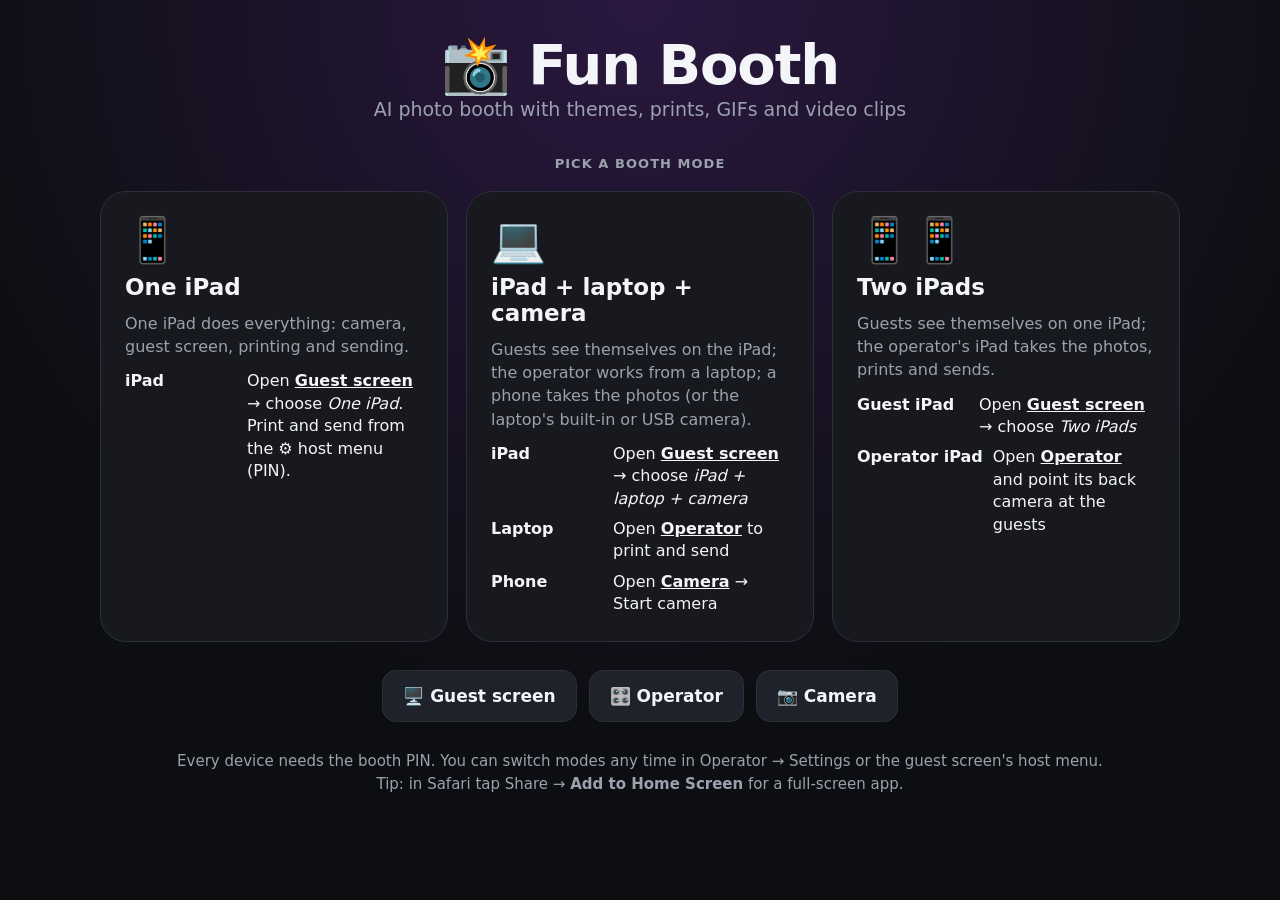
<file: static/index.html>
<!doctype html>
<html lang="en">
<head>
  <meta charset="utf-8">
  <meta name="viewport" content="width=device-width, initial-scale=1, viewport-fit=cover">
  <meta name="theme-color" content="#0d0e12">
  <link rel="apple-touch-icon" href="/static/icon-180.png">
  <link rel="icon" href="/static/icon-180.png">
  <title>Fun Booth</title>
  <link rel="stylesheet" href="/static/app.css">
  <style>
    body { min-height: 100dvh; padding: 32px 16px; background: radial-gradient(circle at 50% 0%, #2a1840, var(--bg) 65%); }
    .wrap { width: min(1080px, 100%); margin: 0 auto; display: grid; gap: 28px; text-align: center; }
    h1 { margin: 0; font-size: clamp(36px, 6vw, 56px); letter-spacing: -.02em; }
    .lead { margin: 0; color: var(--muted); font-size: 19px; }
    h2.section { margin: 8px 0 -8px; font-size: 13px; text-transform: uppercase; letter-spacing: .08em; color: var(--muted); }
    .modes { display: grid; grid-template-columns: repeat(auto-fit, minmax(280px, 1fr)); gap: 18px; text-align: left; }
    .mode { display: grid; gap: 12px; align-content: start; padding: 26px 24px; border-radius: 26px; background: var(--panel); border: 1px solid var(--line); }
    .mode .e { font-size: 44px; line-height: 1; }
    .mode h3 { margin: 0; font-size: 23px; }
    .mode p { margin: 0; color: var(--muted); line-height: 1.45; }
    .steps { margin: 0; padding: 0; list-style: none; display: grid; gap: 8px; }
    .steps li { display: flex; gap: 10px; align-items: baseline; line-height: 1.4; }
    .steps b { flex: none; min-width: 112px; }
    .steps a { color: var(--text); font-weight: 700; }
    .pages { display: flex; flex-wrap: wrap; gap: 12px; justify-content: center; }
    .pages .btn { text-decoration: none; }
    .tip { color: var(--muted); font-size: 15px; line-height: 1.5; margin: 0; }
  </style>
</head>
<body>
  <main class="wrap">
    <div>
      <h1>📸 Fun Booth</h1>
      <p class="lead">AI photo booth with themes, prints, GIFs and video clips</p>
    </div>

    <h2 class="section">Pick a booth mode</h2>
    <div class="modes">
      <section class="mode">
        <div class="e">📱</div>
        <h3>One iPad</h3>
        <p>One iPad does everything: camera, guest screen, printing and sending.</p>
        <ol class="steps">
          <li><b>iPad</b><span>Open <a href="/display">Guest screen</a> → choose <i>One iPad</i>. Print and send from the ⚙︎ host menu (PIN).</span></li>
        </ol>
      </section>
      <section class="mode">
        <div class="e">💻</div>
        <h3>iPad + laptop + camera</h3>
        <p>Guests see themselves on the iPad; the operator works from a laptop; a phone takes the photos (or the laptop's built-in or USB camera).</p>
        <ol class="steps">
          <li><b>iPad</b><span>Open <a href="/display">Guest screen</a> → choose <i>iPad + laptop + camera</i></span></li>
          <li><b>Laptop</b><span>Open <a href="/operator">Operator</a> to print and send</span></li>
          <li><b>Phone</b><span>Open <a href="/camera">Camera</a> → Start camera</span></li>
        </ol>
      </section>
      <section class="mode">
        <div class="e">📱📱</div>
        <h3>Two iPads</h3>
        <p>Guests see themselves on one iPad; the operator's iPad takes the photos, prints and sends.</p>
        <ol class="steps">
          <li><b>Guest iPad</b><span>Open <a href="/display">Guest screen</a> → choose <i>Two iPads</i></span></li>
          <li><b>Operator iPad</b><span>Open <a href="/operator">Operator</a> and point its back camera at the guests</span></li>
        </ol>
      </section>
    </div>

    <div class="pages">
      <a class="btn" href="/display">🖥️ Guest screen</a>
      <a class="btn" href="/operator">🎛️ Operator</a>
      <a class="btn" href="/camera">📷 Camera</a>
    </div>
    <p class="tip">Every device needs the booth PIN. You can switch modes any time in Operator → Settings or the guest screen's host menu.<br>
    Tip: in Safari tap Share → <b>Add to Home Screen</b> for a full-screen app.</p>
  </main>
</body>
</html>
</file>
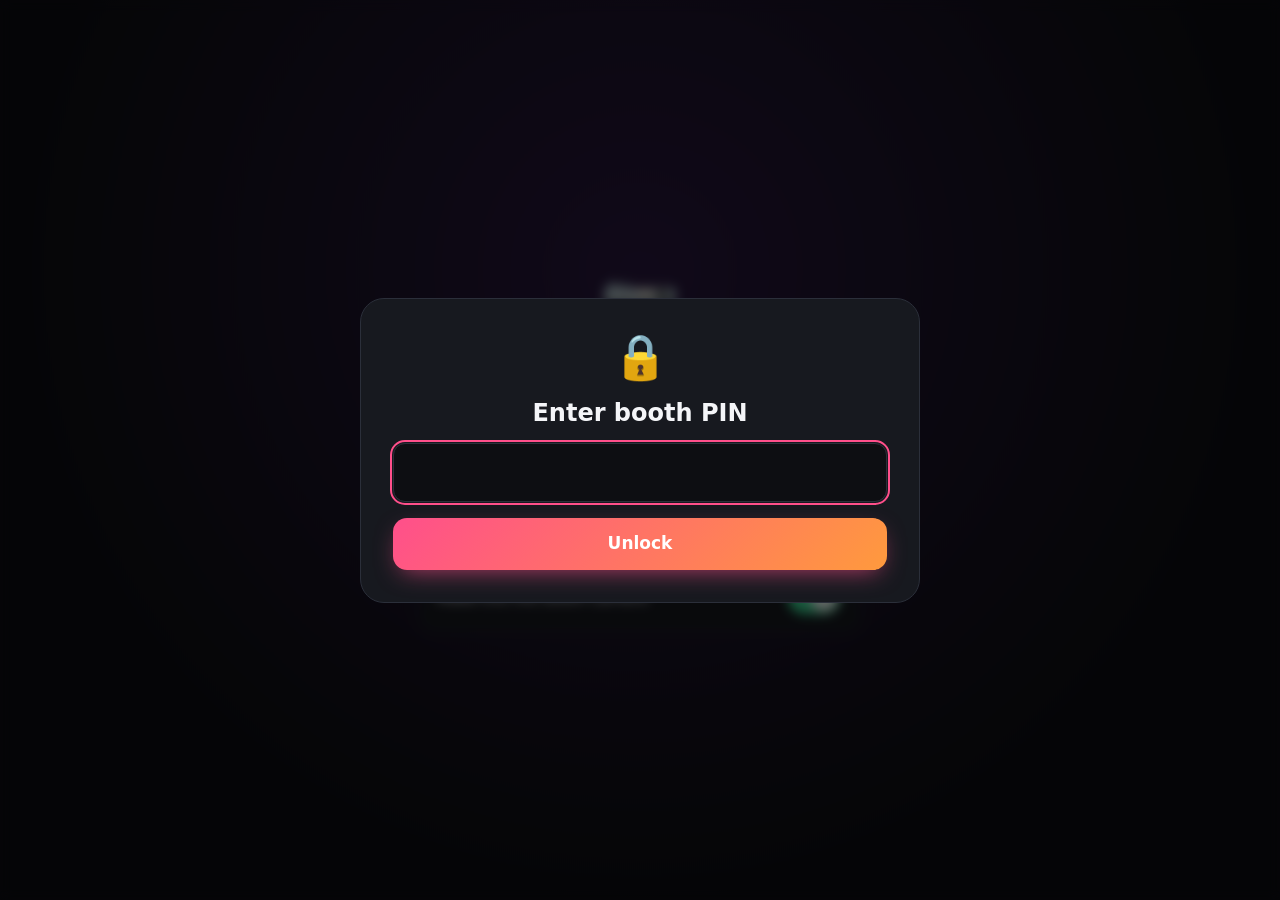
<file: static/camera.html>
<!doctype html>
<html lang="en">
<head>
  <meta charset="utf-8">
  <meta name="viewport" content="width=device-width, initial-scale=1, viewport-fit=cover, user-scalable=no">
  <meta name="apple-mobile-web-app-capable" content="yes">
  <meta name="mobile-web-app-capable" content="yes">
  <meta name="apple-mobile-web-app-status-bar-style" content="black-translucent">
  <meta name="apple-mobile-web-app-title" content="Booth Camera">
  <meta name="theme-color" content="#000000">
  <link rel="manifest" href="/static/camera.webmanifest">
  <link rel="apple-touch-icon" href="/static/icon-180.png">
  <link rel="icon" href="/static/icon-180.png">
  <title>Fun Booth · Camera</title>
  <link rel="stylesheet" href="/static/app.css">
  <link rel="stylesheet" href="/static/camera.css">
</head>
<body class="camera-page" data-phase="idle">
  <main class="c-stage">
    <div class="c-frame">
      <video id="video" playsinline muted autoplay></video>
      <div class="fb-guide" id="guide" hidden></div>
      <div class="c-count" id="count"></div>
      <div class="c-flash" id="flash"></div>
      <div class="c-overlay" id="overlay">
        <div class="spinner"></div>
        <div id="overlay-text">Sent! Creating the photo…</div>
      </div>
    </div>
    <div class="c-rotate">↻ Turn sideways for landscape photos</div>
  </main>

  <header class="c-top">
    <span class="dot" id="conn"></span>
    <span class="c-status" id="status">Connecting…</span>
    <span class="c-theme" id="theme"></span>
  </header>

  <footer class="c-bottom">
    <button class="c-round" id="flip" aria-label="Switch camera">🔄</button>
    <button class="c-shutter" id="shutter" aria-label="Take photo"><span></span></button>
    <button class="c-round" id="lock" aria-label="Lock">🔒</button>
  </footer>

  <div class="c-start" id="start">
    <div class="c-start-card">
      <div class="c-start-emoji">📷</div>
      <h1>Booth camera</h1>
      <p>Use this phone, iPad or laptop as the booth camera. Guests see the live view on the display iPad.</p>
      <button class="btn btn-primary btn-big" id="start-btn">Start camera</button>
      <label class="switch c-make-active">Make this the booth camera <input type="checkbox" id="make-active" checked></label>
    </div>
  </div>

  <script type="module" src="/static/camera.js"></script>
</body>
</html>
</file>
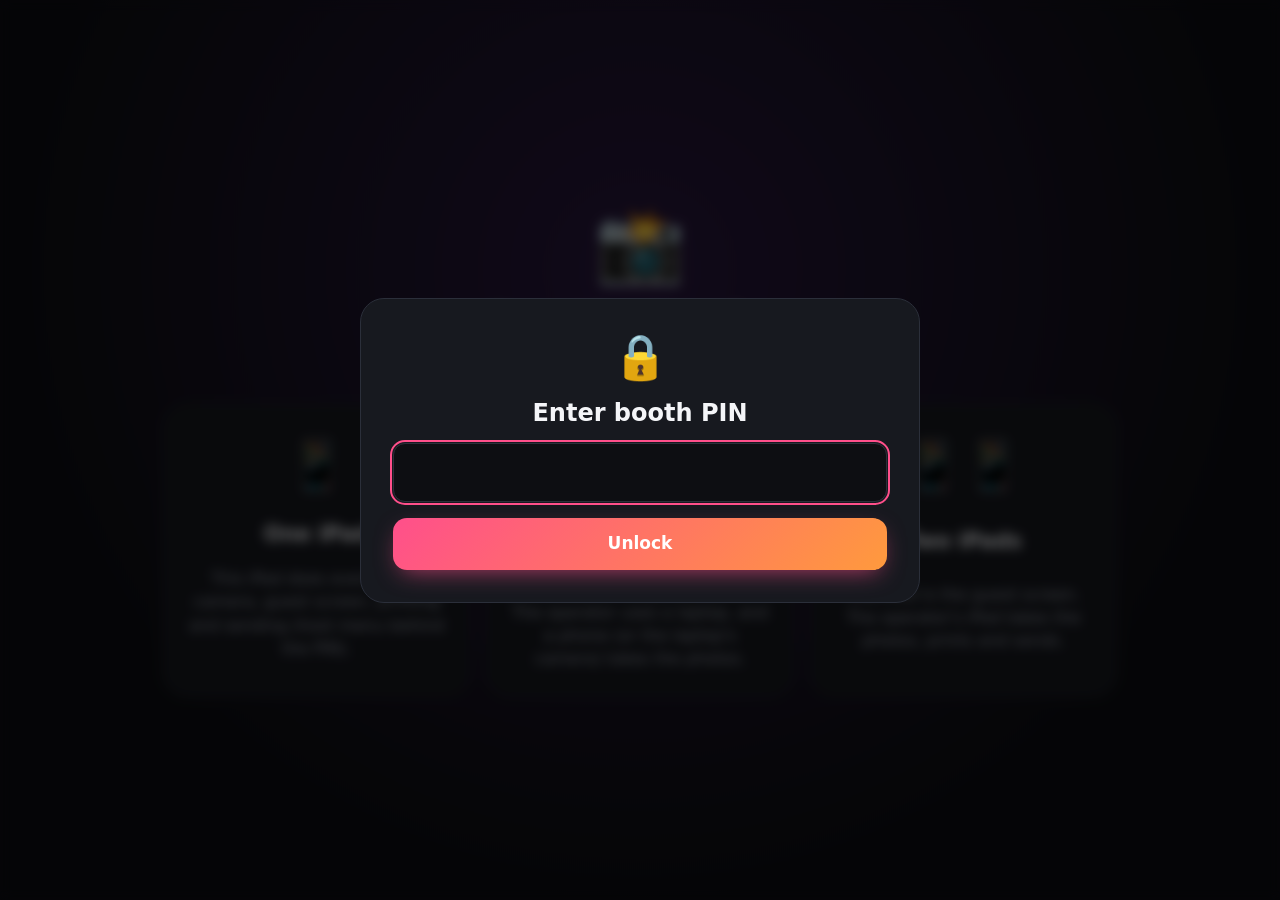
<file: static/display.html>
<!doctype html>
<html lang="en">
<head>
  <meta charset="utf-8">
  <meta name="viewport" content="width=device-width, initial-scale=1, viewport-fit=cover, user-scalable=no">
  <meta name="apple-mobile-web-app-capable" content="yes">
  <meta name="mobile-web-app-capable" content="yes">
  <meta name="apple-mobile-web-app-status-bar-style" content="black-translucent">
  <meta name="apple-mobile-web-app-title" content="Booth Display">
  <meta name="theme-color" content="#0d0e12">
  <link rel="manifest" href="/static/display.webmanifest">
  <link rel="apple-touch-icon" href="/static/icon-180.png">
  <link rel="icon" href="/static/icon-180.png">
  <title>Fun Booth · Display</title>
  <link rel="stylesheet" href="/static/app.css">
  <link rel="stylesheet" href="/static/display.css">
</head>
<body class="display" data-phase="idle" data-screen="choose">
  <div class="backdrop" aria-hidden="true"></div>

  <header class="d-top">
    <div class="d-event" id="event-name">Fun Booth</div>
    <div class="d-theme" id="theme-chip"><span id="theme-emoji"></span><span id="theme-name"></span></div>
  </header>

  <!-- Step 1: guests browse the themes -->
  <section class="d-choose">
    <div class="d-choose-head">
      <h1>Choose your theme</h1>
      <p>Swipe to see them all, then tap one</p>
      <div class="d-cats" id="cats" role="group" aria-label="Theme groups"></div>
    </div>
    <div class="d-carousel-wrap">
      <button class="d-arrow" id="prev" aria-label="Previous themes">‹</button>
      <div class="d-carousel" id="carousel"></div>
      <button class="d-arrow" id="next" aria-label="More themes">›</button>
    </div>
  </section>

  <!-- Step 2 onwards: live preview, countdown, creating, result -->
  <main class="d-main">
    <div class="d-stage">
      <div class="d-frame" id="frame">
        <video id="video" playsinline muted autoplay></video>
        <img id="remote" alt="">
        <img id="still" alt="">
        <video id="clip" muted loop playsinline></video>
        <img id="before" alt="">
        <div class="d-wipe"></div>
        <div class="d-attract" id="attract">
          <div class="d-attract-emoji" id="attract-emoji"></div>
          <div class="d-attract-title" id="attract-title"></div>
          <div class="d-attract-tag" id="attract-tag"></div>
        </div>
        <div class="fb-guide" id="guide" hidden></div>
        <div class="d-banner" id="banner">Strike a pose! 📸</div>
        <div class="d-count" id="count"></div>
        <div class="d-flash" id="flash"></div>
        <div class="d-processing">
          <div class="spinner"></div>
          <div class="d-proc-text" id="proc-text">Creating your magic…</div>
        </div>
        <div class="d-error">
          <div class="d-error-emoji">🙈</div>
          <div>Oops! Let's try that again.</div>
          <button class="btn btn-big d-btn-light" id="retry"><span class="ico">📸</span><span>Try again</span></button>
        </div>
      </div>
    </div>

    <aside class="d-side">
      <div class="d-side-title">Looking good! ✨</div>
      <p class="d-side-text" id="side-text">Ask the booth host to print or send your photo.</p>
      <div class="d-side-qr" id="side-qr" hidden>
        <img id="side-qr-img" alt="QR code to download your photo">
        <div class="d-side-qr-label">Scan to get your photo</div>
      </div>
      <p class="d-side-video" id="video-note" hidden>🎬 Making your video… stay for the show!</p>
      <button class="btn btn-big d-btn-light" id="play-clip" hidden><span class="ico">▶️</span><span>Watch your video</span></button>
      <button class="btn btn-big d-btn-light" id="again"><span class="ico">📸</span><span>Take another</span></button>
      <button class="btn btn-big d-btn-ghost" id="done"><span class="ico">✨</span><span>New theme</span></button>
    </aside>
  </main>

  <footer class="d-controls">
    <button class="btn btn-big d-btn-ghost" id="change-theme"><span class="ico">←</span><span>Change theme</span></button>
    <div class="d-framing" id="framing" role="group" aria-label="Framing">
      <button type="button" data-v="full"><span class="ico">🧍</span><span>Full body</span></button>
      <button type="button" data-v="face"><span class="ico">🙂</span><span>Face only</span></button>
    </div>
    <button class="btn btn-primary d-shoot" id="shoot"><span class="ico">📸</span><span id="shoot-label">Take my photo!</span></button>
  </footer>

  <!-- QR code the host sends to the guest screen -->
  <div class="d-qr-overlay" id="qr-overlay" hidden>
    <div class="d-qr-card">
      <div class="d-qr-title">Scan to get your photo</div>
      <div class="d-qr-row">
        <img class="d-qr-photo" id="qr-photo" alt="">
        <img class="d-qr" id="qr" alt="QR code to download your photo">
      </div>
      <div class="d-qr-hint">Point your phone camera at the code</div>
      <button class="btn btn-big btn-primary" id="qr-done">Done</button>
    </div>
  </div>

  <button class="d-gear" id="gear" aria-label="Host menu">⚙︎</button>
  <span class="dot d-conn" id="conn" title="Connection"></span>

  <div class="d-start" id="start">
    <div class="d-start-card">
      <div class="d-start-emoji">📸</div>
      <h1>Booth display</h1>
      <p>Pick the booth mode</p>
      <div class="d-start-options">
        <button class="d-start-option" data-mode="solo">
          <span class="e">📱</span><b>One iPad</b>
          <span>This iPad does everything: camera, guest screen, printing and sending (host menu behind the PIN).</span>
        </button>
        <button class="d-start-option" data-mode="laptop">
          <span class="e">💻</span><b>iPad + laptop + camera</b>
          <span>This iPad is the guest screen. The operator uses a laptop, and a phone (or the laptop's camera) takes the photos.</span>
        </button>
        <button class="d-start-option" data-mode="two_ipads">
          <span class="e">📱📱</span><b>Two iPads</b>
          <span>This iPad is the guest screen. The operator's iPad takes the photos, prints and sends.</span>
        </button>
      </div>
    </div>
  </div>

  <!-- Host menu: PIN-protected, so guests can't print or send -->
  <dialog id="host" class="d-host">
    <div class="d-host-body">
      <div class="d-host-head">
        <h2>Host menu</h2>
        <button class="btn btn-primary" id="host-close">Done</button>
      </div>
      <div class="d-host-main">
        <div class="d-host-photo">
          <img id="host-photo" alt="">
          <div class="d-host-empty" id="host-empty">No photos yet</div>
        </div>
        <div class="d-host-actions">
          <button class="btn btn-primary btn-big" id="host-print"><span class="ico">🖨️</span><span>Print</span></button>
          <button class="btn btn-big" id="host-airdrop"><span class="ico">📲</span><span>AirDrop</span></button>
          <button class="btn btn-big" id="host-qr"><span class="ico">🔳</span><span>Show QR to guest</span></button>
          <button class="btn btn-big" id="host-video"><span class="ico">🎬</span><span>Make video</span></button>
        </div>
      </div>
      <div class="d-host-section">
        <h3>Recent photos</h3>
        <div class="d-host-strip" id="host-strip"></div>
      </div>
      <div class="d-host-section">
        <h3>Booth mode</h3>
        <div class="segmented" id="host-mode">
          <button type="button" data-v="solo">One iPad</button>
          <button type="button" data-v="laptop">iPad + laptop + camera</button>
          <button type="button" data-v="two_ipads">Two iPads</button>
        </div>
        <div class="segmented" id="facing">
          <button type="button" data-v="user">Front camera</button>
          <button type="button" data-v="environment">Back camera</button>
        </div>
        <div class="d-host-row">
          <button class="btn" type="button" id="fullscreen">Full screen</button>
          <a class="btn" href="/operator">Operator controls</a>
          <button class="btn" type="button" id="forget">Lock this iPad</button>
        </div>
      </div>
    </div>
  </dialog>

  <div id="print-area"><img id="print-img" alt=""></div>

  <script type="module" src="/static/display.js"></script>
</body>
</html>
</file>
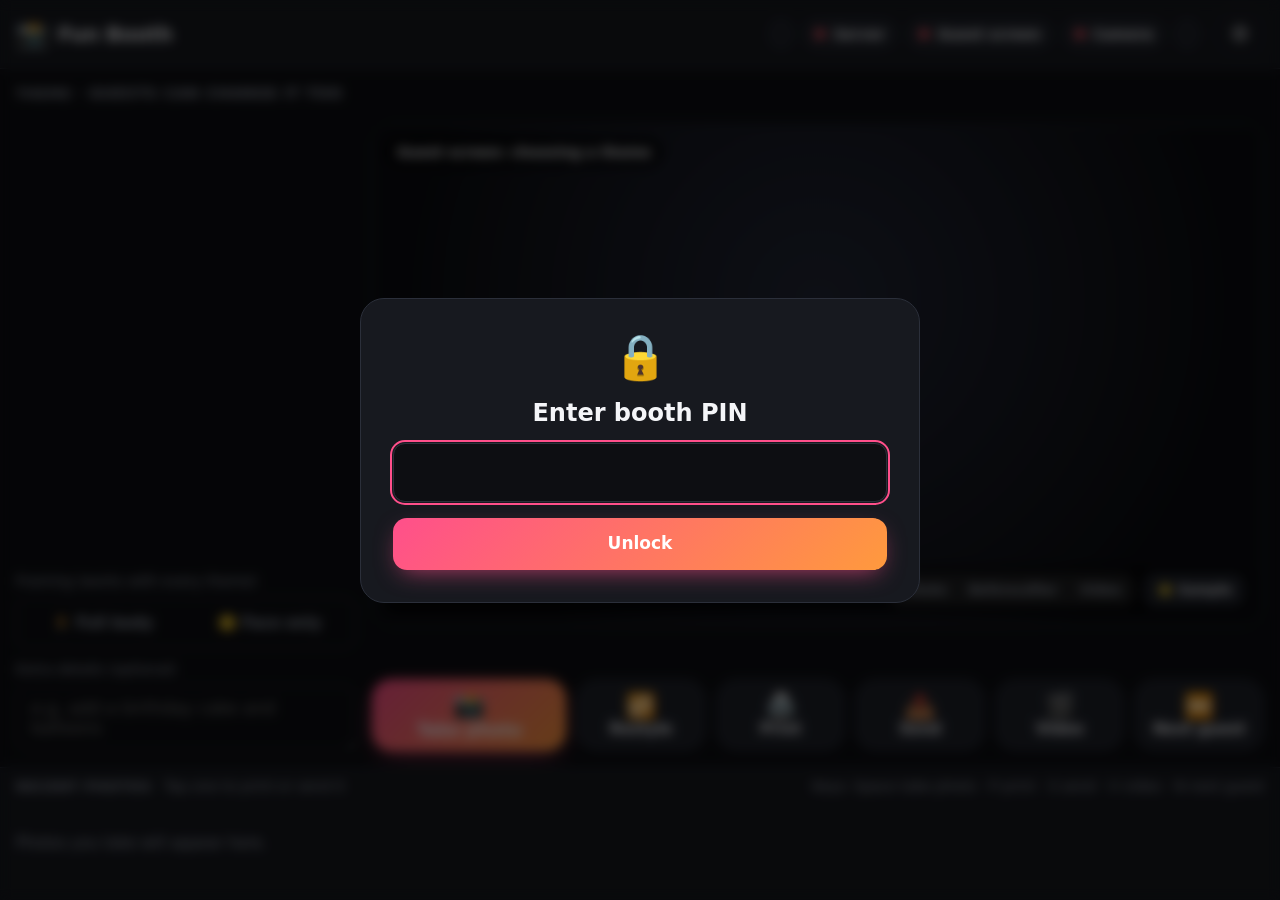
<file: static/operator.html>
<!doctype html>
<html lang="en">
<head>
  <meta charset="utf-8">
  <meta name="viewport" content="width=device-width, initial-scale=1, viewport-fit=cover">
  <meta name="apple-mobile-web-app-capable" content="yes">
  <meta name="mobile-web-app-capable" content="yes">
  <meta name="apple-mobile-web-app-status-bar-style" content="black-translucent">
  <meta name="apple-mobile-web-app-title" content="Booth Operator">
  <meta name="theme-color" content="#0d0e12">
  <link rel="manifest" href="/static/operator.webmanifest">
  <link rel="apple-touch-icon" href="/static/icon-180.png">
  <link rel="icon" href="/static/icon-180.png">
  <title>Fun Booth · Operator</title>
  <link rel="stylesheet" href="/static/app.css">
  <link rel="stylesheet" href="/static/operator.css">
</head>
<body class="operator" data-phase="idle" data-stage="empty">
  <header class="o-top">
    <div class="o-brand"><span class="o-logo">📸</span><span id="event-name">Fun Booth</span></div>
    <div class="o-status">
      <span class="chip" id="mode-chip"></span>
      <span class="chip"><span class="dot" id="dot-link"></span>Server</span>
      <span class="chip"><span class="dot" id="dot-display"></span>Guest screen</span>
      <span class="chip"><span class="dot" id="dot-camera"></span><span id="camera-label">Camera</span></span>
      <span class="chip chip-ai" id="ai-mode" title="AI model"></span>
    </div>
    <button class="btn btn-ghost o-icon" id="open-settings" aria-label="Settings"><span class="ico">⚙️</span></button>
  </header>

  <main class="o-main">
    <section class="o-themes">
      <h2 class="o-h">Theme <span class="o-muted">· guests can change it too</span></h2>
      <div class="o-theme-grid" id="theme-grid"></div>
      <div class="field o-framing">Framing (works with every theme)
        <div class="segmented" data-pref="framing">
          <button type="button" data-v="full">🧍 Full body</button>
          <button type="button" data-v="face">🙂 Face only</button>
        </div>
      </div>
      <label class="field o-prompt">
        <span id="prompt-label">Extra details (optional)</span>
        <textarea id="custom-prompt" rows="2" placeholder="e.g. add a birthday cake and balloons"></textarea>
      </label>
    </section>

    <section class="o-stage-col">
      <div class="o-stage">
        <div class="o-frame" id="frame">
          <video id="video" playsinline muted autoplay></video>
          <div class="fb-guide" id="guide" hidden></div>
          <img id="still" alt="">
          <img id="stage-gif" alt="">
          <video id="stage-video" muted loop playsinline></video>
          <div class="o-placeholder" id="placeholder">
            <div class="o-ph-emoji" id="ph-emoji">🖥️</div>
            <div class="o-ph-title" id="ph-title"></div>
            <div class="o-ph-sub" id="ph-sub"></div>
          </div>
          <div class="o-busy"><div class="spinner"></div><div>Creating with AI…</div></div>
          <div class="o-err"><div class="o-err-emoji">⚠️</div><div id="err-text"></div></div>
          <div class="o-count" id="count"></div>
          <div class="o-phase" id="phase-label">Guest screen: choosing a theme</div>
          <div class="o-caption" id="caption">
            <span id="caption-text"></span>
            <div class="o-views" id="views">
              <button type="button" data-view="photo">Photo</button>
              <button type="button" data-view="gif">Before/after</button>
              <button type="button" data-view="video">Video</button>
            </div>
            <button class="btn o-mini" id="set-sample" title="Show this photo as the theme's sample on the guest screen">⭐ Sample</button>
          </div>
        </div>
      </div>

      <div class="o-actions">
        <button class="btn btn-primary btn-big o-shoot" id="shoot"><span class="ico">📸</span><span>Take photo</span></button>
        <button class="btn btn-big" id="restyle"><span class="ico">🔁</span><span>Restyle</span></button>
        <button class="btn btn-big" id="print"><span class="ico">🖨️</span><span>Print</span></button>
        <button class="btn btn-big" id="send"><span class="ico">📤</span><span>Send</span></button>
        <button class="btn btn-big" id="make-video"><span class="ico">🎬</span><span>Video</span></button>
        <button class="btn btn-big" id="next"><span class="ico">⏭️</span><span>Next guest</span></button>
      </div>
    </section>
  </main>

  <footer class="o-gallery">
    <div class="o-gallery-head">
      <h2 class="o-h">Recent photos</h2>
      <span class="o-muted">Tap one to print or send it</span>
      <span class="o-muted o-keys">Keys: Space take photo · P print · S send · V video · N next guest</span>
    </div>
    <div class="o-strip" id="strip"><div class="o-empty">Photos you take will appear here.</div></div>
  </footer>

  <!-- Print preview -->
  <dialog id="print-dialog" class="o-print-dialog">
    <div class="o-print-body">
      <img id="print-preview" alt="Print preview">
      <div class="o-print-side">
        <h2>Print preview</h2>
        <p class="o-muted" id="print-size">6 × 4 in, landscape</p>
        <button class="btn btn-primary btn-big" id="do-print"><span class="ico">🖨️</span><span>Print</span></button>
        <button class="btn btn-big btn-ghost" id="close-print">Close</button>
        <p class="o-hint">Choose your photo printer, 4×6 in (10×15 cm) paper and the number of copies in the print dialog. On iPad this is AirPrint; on a laptop any installed printer works.</p>
      </div>
    </div>
  </dialog>

  <!-- Send -->
  <dialog id="send-dialog" class="o-send-dialog">
    <div class="o-send-body">
      <div class="o-send-qr">
        <img id="send-qr" alt="QR code to download the photo">
        <p>Guests scan this with their phone camera to download the photo, the before/after GIF and the video.</p>
      </div>
      <div class="o-send-side">
        <h2>Send photo</h2>
        <button class="btn btn-big btn-primary" id="send-airdrop"><span class="ico">📲</span><span>AirDrop / Share</span></button>
        <button class="btn btn-big" id="send-guest-qr"><span class="ico">🖥️</span><span>Show QR on guest screen</span></button>
        <a class="btn btn-big" id="send-download" download><span class="ico">⬇️</span><span>Download photo</span></a>
        <a class="btn btn-big" id="send-download-print" download><span class="ico">🖼️</span><span>Download framed print</span></a>
        <a class="btn btn-big" id="send-download-gif" download><span class="ico">✨</span><span>Download before/after GIF</span></a>
        <a class="btn btn-big" id="send-download-video" download><span class="ico">🎬</span><span>Download video</span></a>
        <button class="btn btn-big btn-ghost" id="close-send">Close</button>
      </div>
    </div>
  </dialog>

  <!-- Settings -->
  <dialog id="settings">
    <form method="dialog" class="o-settings">
      <div class="o-settings-head">
        <h2>Booth settings</h2>
        <button class="btn btn-primary" value="close">Done</button>
      </div>

      <label class="field">Event name (printed on every photo)
        <input type="text" id="set-event" maxlength="80" placeholder="e.g. Sarah & Tom's Wedding">
      </label>

      <div class="field">Booth mode
        <div class="segmented" data-pref="mode">
          <button type="button" data-v="solo">One iPad</button>
          <button type="button" data-v="laptop">iPad + laptop + camera</button>
          <button type="button" data-v="two_ipads">Two iPads</button>
        </div>
        <span class="o-field-hint" id="mode-hint"></span>
      </div>

      <div class="field" id="laptop-camera-field">Which camera takes the photo?
        <div class="segmented" data-pref="camera_source">
          <button type="button" data-v="camera">Phone (camera page)</button>
          <button type="button" data-v="operator">This laptop's camera</button>
        </div>
      </div>

      <div class="field" id="facing-field">This device's camera
        <div class="segmented" id="facing">
          <button type="button" data-v="environment">Back</button>
          <button type="button" data-v="user">Front</button>
        </div>
      </div>

      <div class="field">Countdown
        <div class="segmented" data-pref="countdown">
          <button type="button" data-v="0">Off</button>
          <button type="button" data-v="3">3 s</button>
          <button type="button" data-v="5">5 s</button>
          <button type="button" data-v="10">10 s</button>
        </div>
      </div>

      <div class="field">Print layout
        <div class="segmented" data-pref="orientation">
          <button type="button" data-v="landscape">Landscape 6×4</button>
          <button type="button" data-v="portrait">Portrait 4×6</button>
        </div>
      </div>

      <label class="switch">QR code on prints <input type="checkbox" data-pref="print_qr"></label>
      <label class="switch">QR on guest screen after each photo <input type="checkbox" data-pref="guest_qr"></label>
      <div class="field">
        <label class="switch">Make a video clip of every photo automatically <input type="checkbox" data-pref="auto_video"></label>
        <span class="o-field-hint">Each 5-second clip costs roughly $0.06–0.15 and takes about a minute. Otherwise tap 🎬 Video on the photos you want.</span>
      </div>

      <div class="field">Themes guests can choose
        <div class="o-chips" id="guest-themes"></div>
      </div>

      <div class="field">Theme samples on the guest screen
        <div class="o-samples" id="samples"></div>
        <button class="btn" type="button" id="make-samples"><span class="ico">✨</span><span>Make samples for every theme from the selected photo</span></button>
        <span class="o-field-hint">Uses one AI image per theme. You can also tap ⭐ on any finished photo to make it that theme's sample.</span>
      </div>

      <div class="o-settings-tools">
        <label class="btn" for="upload"><span class="ico">🖼️</span>Use a photo from this device</label>
        <input type="file" id="upload" accept="image/*" hidden>
        <button class="btn" type="button" id="test-ai"><span class="ico">🧪</span>Test AI connection</button>
        <a class="btn" href="/display" target="_blank" rel="noopener"><span class="ico">🖥️</span>Open guest screen</a>
        <a class="btn" href="/camera" target="_blank" rel="noopener"><span class="ico">📷</span>Open camera page</a>
        <button class="btn" type="button" id="lock"><span class="ico">🔒</span>Lock</button>
      </div>
      <p class="o-muted o-test-result" id="test-result"></p>
    </form>
  </dialog>

  <div id="print-area"><img id="print-img" alt=""></div>

  <script type="module" src="/static/operator.js"></script>
</body>
</html>
</file>
<file: static/app.css>
:root {
  --bg: #0d0e12;
  --panel: #17191f;
  --panel-2: #1f222a;
  --line: #2b2f3a;
  --text: #f4f5f8;
  --muted: #9ba1ae;
  --primary: #ff4f8b;
  --primary-2: #ff9a3d;
  --ok: #3ddc97;
  --warn: #ffcc4d;
  --err: #ff5c6c;
  --radius: 18px;
  --theme-frame: #1d2a44;
  --theme-accent: #ff4f8b;
  --theme-ink: #ffffff;
  --font: ui-rounded, "SF Pro Rounded", system-ui, -apple-system, "Segoe UI", Roboto, sans-serif;
  color-scheme: dark;
}

* { box-sizing: border-box; }
html, body { margin: 0; height: 100%; }
body {
  background: var(--bg);
  color: var(--text);
  font-family: var(--font);
  -webkit-font-smoothing: antialiased;
  -webkit-tap-highlight-color: transparent;
  -webkit-user-select: none;
  user-select: none;
  overscroll-behavior: none;
}
input, textarea, select { -webkit-user-select: text; user-select: text; }
[hidden] { display: none !important; }

/* Buttons --------------------------------------------------------------------------- */
.btn {
  appearance: none;
  border: 1px solid var(--line);
  background: var(--panel-2);
  color: var(--text);
  font: 600 17px/1 var(--font);
  min-height: 52px;
  padding: 0 20px;
  border-radius: 14px;
  display: inline-flex;
  align-items: center;
  justify-content: center;
  gap: 10px;
  cursor: pointer;
  transition: transform .08s ease, opacity .2s ease, background .2s ease;
  touch-action: manipulation;
}
.btn:active { transform: scale(.97); }
.btn:disabled { opacity: .35; pointer-events: none; }
.btn-primary {
  border: 0;
  background: linear-gradient(135deg, var(--primary), var(--primary-2));
  color: #fff;
  box-shadow: 0 8px 24px -8px rgba(255, 79, 139, .7);
}
.btn-ghost { background: transparent; }
.btn-big { min-height: 72px; font-size: 22px; padding: 0 28px; border-radius: 20px; }
.btn .ico { font-size: 1.25em; line-height: 1; }

/* Forms ----------------------------------------------------------------------------- */
label.field { display: grid; gap: 8px; font-size: 14px; color: var(--muted); }
input[type="text"], input[type="password"], textarea, select {
  width: 100%;
  font: 17px var(--font);
  color: var(--text);
  background: var(--bg);
  border: 1px solid var(--line);
  border-radius: 12px;
  padding: 12px 14px;
}
textarea { resize: vertical; min-height: 64px; }
input:focus, textarea:focus, select:focus { outline: 2px solid var(--primary); outline-offset: 1px; }

.segmented { display: flex; background: var(--bg); border: 1px solid var(--line); border-radius: 12px; padding: 4px; gap: 4px; }
.segmented button {
  flex: 1; min-height: 42px; border: 0; border-radius: 9px; background: transparent;
  color: var(--muted); font: 600 15px var(--font); cursor: pointer;
}
.segmented button[aria-pressed="true"] { background: var(--panel-2); color: var(--text); box-shadow: 0 1px 0 var(--line) inset; }

.switch { display: flex; align-items: center; justify-content: space-between; gap: 16px; font-size: 16px; color: var(--text); }
.switch input { width: 52px; height: 32px; appearance: none; background: var(--line); border-radius: 99px; position: relative; cursor: pointer; transition: background .2s; flex: none; }
.switch input::after { content: ""; position: absolute; top: 3px; left: 3px; width: 26px; height: 26px; border-radius: 50%; background: #fff; transition: transform .2s; }
.switch input:checked { background: var(--ok); }
.switch input:checked::after { transform: translateX(20px); }

/* Dialogs --------------------------------------------------------------------------- */
dialog {
  border: 1px solid var(--line);
  border-radius: 24px;
  background: var(--panel);
  color: var(--text);
  padding: 0;
  max-width: min(560px, calc(100vw - 32px));
  width: 100%;
}
dialog::backdrop { background: rgba(0, 0, 0, .6); backdrop-filter: blur(6px); -webkit-backdrop-filter: blur(6px); }
.pin-dialog form { display: grid; gap: 16px; padding: 32px; text-align: center; }
.pin-dialog h2 { margin: 0; }
.pin-dialog input { text-align: center; font-size: 28px; letter-spacing: .3em; }
.pin-emoji { font-size: 44px; }
.pin-error { color: var(--err); margin: 0; }

/* Toast ----------------------------------------------------------------------------- */
#toast {
  position: fixed; left: 50%; bottom: 28px; transform: translate(-50%, 30px);
  background: var(--panel-2); border: 1px solid var(--line); color: var(--text);
  padding: 14px 20px; border-radius: 14px; font-size: 16px; max-width: calc(100vw - 32px);
  opacity: 0; pointer-events: none; transition: all .25s ease; z-index: 50;
  box-shadow: 0 12px 30px rgba(0, 0, 0, .4);
}
#toast.show { opacity: 1; transform: translate(-50%, 0); }
#toast[data-level="error"] { border-color: var(--err); }

/* Status dots ----------------------------------------------------------------------- */
.dot { width: 10px; height: 10px; border-radius: 50%; background: var(--err); display: inline-block; flex: none; }
.dot.on { background: var(--ok); box-shadow: 0 0 0 4px rgba(61, 220, 151, .15); }
.dot.warn { background: var(--warn); }

/* Spinner --------------------------------------------------------------------------- */
.spinner {
  width: 64px; height: 64px; border-radius: 50%;
  border: 6px solid rgba(255, 255, 255, .2); border-top-color: #fff;
  animation: spin 0.9s linear infinite;
}
@keyframes spin { to { transform: rotate(360deg); } }

video.mirrored { transform: scaleX(-1); }

/* Full-body framing guide: heads below the top line, feet above the bottom line. */
.fb-guide {
  position: absolute; inset: 4% 3%; pointer-events: none;
  border-top: 3px dashed rgba(255, 255, 255, .8); border-bottom: 3px dashed rgba(255, 255, 255, .8);
}
.fb-guide::before, .fb-guide::after {
  position: absolute; left: 50%; transform: translateX(-50%); white-space: nowrap;
  padding: 4px 12px; border-radius: 99px; background: rgba(0, 0, 0, .55); color: #fff;
  font: 700 14px var(--font);
}
.fb-guide::before { content: "Top of heads"; top: 8px; }
.fb-guide::after { content: "Feet 👟"; bottom: 8px; }

/* Print: only the print image, edge to edge ------------------------------------------ */
#print-area { display: none; }
@media print {
  body > *:not(#print-area) { display: none !important; }
  html, body { background: #fff !important; height: auto; }
  #print-area { display: block !important; }
  #print-area img { display: block; width: 100%; height: 100vh; object-fit: contain; }
}
</file>
<file: static/camera.css>
body.camera-page {
  --ar: 1.7778;
  height: 100vh;
  height: 100dvh;
  overflow: hidden;
  background: #000;
  color: #fff;
}

.c-stage { position: fixed; inset: 0; container-type: size; display: grid; place-items: center; }
.c-frame {
  position: relative;
  width: min(100cqw, calc(100cqh * var(--ar)));
  aspect-ratio: var(--ar);
  overflow: hidden;
  background: #111;
}
.c-frame video { position: absolute; inset: 0; width: 100%; height: 100%; object-fit: cover; }

.c-rotate {
  display: none; position: absolute; left: 50%; bottom: 140px; transform: translateX(-50%);
  padding: 10px 16px; border-radius: 99px; background: rgba(0, 0, 0, .6); font-size: 15px; font-weight: 700; white-space: nowrap;
}
@media (orientation: portrait) { body.landscape-photos .c-rotate { display: block; } }

.c-top {
  position: fixed; top: 0; left: 0; right: 0; z-index: 3;
  display: flex; align-items: center; gap: 10px;
  padding: max(12px, env(safe-area-inset-top)) 16px 12px;
  background: linear-gradient(rgba(0, 0, 0, .7), transparent);
  font-size: 15px; font-weight: 600;
}
.c-status { flex: 1; min-width: 0; white-space: nowrap; overflow: hidden; text-overflow: ellipsis; }
.c-status.warn { color: var(--warn); }
.c-theme { flex: none; padding: 6px 12px; border-radius: 99px; background: rgba(255, 255, 255, .15); }

.c-bottom {
  position: fixed; left: 0; right: 0; bottom: 0; z-index: 3;
  display: flex; align-items: center; justify-content: space-around;
  padding: 20px 24px max(24px, env(safe-area-inset-bottom));
  background: linear-gradient(transparent, rgba(0, 0, 0, .7));
}
.c-round { width: 56px; height: 56px; border-radius: 50%; border: 0; background: rgba(255, 255, 255, .18); color: #fff; font-size: 24px; cursor: pointer; }
.c-shutter {
  width: 84px; height: 84px; border-radius: 50%; border: 5px solid #fff; background: transparent; padding: 6px; cursor: pointer;
}
.c-shutter span { display: block; width: 100%; height: 100%; border-radius: 50%; background: #fff; transition: transform .1s; }
.c-shutter:active span { transform: scale(.9); }
.c-shutter:disabled { opacity: .35; }

@media (orientation: landscape) and (max-height: 600px) {
  .c-bottom { top: 0; left: auto; flex-direction: column; justify-content: center; gap: 22px; padding: 16px max(16px, env(safe-area-inset-right)) 16px 16px; background: linear-gradient(90deg, transparent, rgba(0, 0, 0, .6)); }
  .c-top { right: 120px; }
}

.c-count {
  position: absolute; inset: 0; display: none; place-items: center;
  font-size: min(60cqh, 40cqw); font-weight: 900; text-shadow: 0 8px 30px rgba(0, 0, 0, .6);
}
.c-count.ticking { display: grid; }
.c-flash { position: absolute; inset: 0; background: #fff; opacity: 0; pointer-events: none; }
.c-flash.go { animation: cflash .5s ease-out; }
@keyframes cflash { from { opacity: 1; } to { opacity: 0; } }

.c-overlay {
  position: absolute; inset: 0; display: none; place-content: center; justify-items: center; gap: 16px;
  background: rgba(0, 0, 0, .55); font-size: 20px; font-weight: 700; text-align: center; padding: 24px;
}
body[data-phase="processing"] .c-overlay { display: grid; }

.c-start {
  position: fixed; inset: 0; z-index: 10; display: grid; place-items: center; padding: 24px;
  background: radial-gradient(circle at 50% 30%, #2a1840, #0d0e12 70%);
}
.c-start-card { display: grid; gap: 14px; justify-items: center; text-align: center; max-width: 440px; }
.c-start-card h1 { margin: 0; font-size: 34px; }
.c-start-card p { margin: 0 0 6px; color: var(--muted); line-height: 1.45; }
.c-start-emoji { font-size: 64px; }
.c-make-active { width: 100%; padding: 14px 16px; border-radius: 14px; background: var(--panel); border: 1px solid var(--line); font-size: 15px; text-align: left; }
</file>
<file: static/display.css>
body.display {
  --ar: 1.7778;
  --card-w: clamp(260px, 34vw, 420px);
  display: grid;
  grid-template-columns: minmax(0, 1fr);
  grid-template-rows: auto minmax(0, 1fr) auto;
  gap: 14px;
  height: 100vh;
  height: 100dvh;
  padding: max(14px, env(safe-area-inset-top)) max(20px, env(safe-area-inset-right)) max(18px, env(safe-area-inset-bottom)) max(20px, env(safe-area-inset-left));
  overflow: hidden;
  background: var(--theme-frame);
  color: var(--theme-ink);
  transition: background-color .6s ease, color .6s ease;
}
body.display.portrait-photos { --card-w: clamp(210px, 24vw, 300px); }

.backdrop {
  position: fixed;
  inset: -25%;
  z-index: 0;
  background:
    radial-gradient(circle at 18% 22%, color-mix(in srgb, var(--theme-accent) 60%, transparent), transparent 42%),
    radial-gradient(circle at 82% 78%, color-mix(in srgb, var(--theme-accent) 40%, transparent), transparent 40%),
    radial-gradient(circle at 70% 15%, color-mix(in srgb, var(--theme-ink) 18%, transparent), transparent 35%);
  filter: blur(30px);
  animation: drift 20s ease-in-out infinite alternate;
  pointer-events: none;
}
@keyframes drift {
  from { transform: translate3d(-3%, -2%, 0) rotate(0deg); }
  to { transform: translate3d(3%, 2%, 0) rotate(8deg); }
}

.d-top, .d-choose, .d-main, .d-controls { position: relative; z-index: 1; }
.d-top { display: flex; align-items: center; justify-content: space-between; gap: 16px; min-height: 44px; padding-right: 52px; }
.d-event { font-size: clamp(22px, 3.2vw, 36px); font-weight: 800; letter-spacing: -.01em; white-space: nowrap; overflow: hidden; text-overflow: ellipsis; }
.d-theme {
  display: flex; align-items: center; gap: 8px; flex: none;
  padding: 8px 16px; border-radius: 99px;
  background: color-mix(in srgb, var(--theme-ink) 14%, transparent);
  font-weight: 700; font-size: 18px;
}
body[data-screen="choose"] .d-theme { visibility: hidden; }

/* Which block shows on each screen ---------------------------------------------------- */
.d-choose, .d-main, .d-controls { display: none; }
body[data-screen="choose"] .d-choose { display: flex; }
body:not([data-screen="choose"]) .d-main { display: flex; }
body[data-screen="pose"] .d-controls { display: flex; }
body:not([data-screen="pose"]) .d-main { grid-row: 2 / 4; }

/* Theme carousel ---------------------------------------------------------------------- */
.d-choose { flex-direction: column; justify-content: center; gap: 22px; min-height: 0; grid-row: 2 / 4; }
.d-choose-head { text-align: center; }
.d-choose-head h1 { margin: 0; font-size: clamp(34px, 5vw, 56px); font-weight: 900; letter-spacing: -.02em; }
.d-choose-head p { margin: 6px 0 0; font-size: clamp(17px, 2.2vw, 22px); opacity: .8; }

.d-cats { display: flex; flex-wrap: wrap; justify-content: center; gap: 10px; margin-top: 16px; }
.d-cats[hidden] { display: none; }
.d-cats button {
  min-height: 50px; padding: 0 20px; border: 0; border-radius: 99px; cursor: pointer;
  background: color-mix(in srgb, var(--theme-ink) 14%, transparent); color: var(--theme-ink);
  font: 700 clamp(16px, 1.8vw, 19px) var(--font);
}
.d-cats button[aria-pressed="true"] { background: #fff; color: #111; box-shadow: 0 6px 16px -8px rgba(0, 0, 0, .5); }

.d-carousel-wrap { position: relative; margin: 0 calc(-1 * max(20px, env(safe-area-inset-left))); }
.d-carousel {
  display: flex; gap: 22px; overflow-x: auto; overscroll-behavior-x: contain;
  scroll-snap-type: x mandatory; scroll-padding-inline: 56px;
  padding: 14px 56px 22px; scrollbar-width: none;
}
.d-carousel::-webkit-scrollbar { display: none; }
.d-card {
  flex: none; width: var(--card-w); scroll-snap-align: start;
  display: grid; grid-template-rows: auto auto; text-align: left;
  border: 0; padding: 0; border-radius: 26px; overflow: hidden; cursor: pointer;
  background: color-mix(in srgb, var(--c-frame) 85%, #000);
  color: var(--c-ink); font-family: var(--font);
  box-shadow: 0 18px 40px -16px rgba(0, 0, 0, .55);
  transition: transform .15s ease, box-shadow .2s ease;
}
.d-card:active { transform: scale(.97); }
.d-card[aria-pressed="true"] { box-shadow: 0 0 0 5px #fff, 0 0 0 10px var(--c-accent), 0 18px 40px -16px rgba(0, 0, 0, .55); }
.d-card-img { position: relative; aspect-ratio: var(--ar); overflow: hidden; background: linear-gradient(150deg, var(--c-frame), color-mix(in srgb, var(--c-accent) 70%, var(--c-frame))); }
.d-card-img img { width: 100%; height: 100%; object-fit: cover; display: block; }
.d-card-art { position: absolute; inset: 0; display: grid; place-items: center; font-size: calc(var(--card-w) * .28); }
.d-card-art::before {
  content: ""; position: absolute; inset: 0; opacity: .25;
  background: radial-gradient(circle, var(--c-ink) 1.5px, transparent 2px) 0 0 / 22px 22px;
}
.d-card-art span { position: relative; filter: drop-shadow(0 10px 20px rgba(0, 0, 0, .35)); animation: bob 3.5s ease-in-out infinite; }
.d-card-body { padding: 14px 18px 18px; display: grid; gap: 4px; }
.d-card-name { font-size: clamp(19px, 2.2vw, 24px); font-weight: 800; line-height: 1.15; }
.d-card-tag { font-size: 15px; opacity: .8; }
.d-card-sample { position: absolute; left: 10px; bottom: 10px; padding: 4px 10px; border-radius: 99px; background: rgba(0, 0, 0, .55); color: #fff; font-size: 12px; font-weight: 700; letter-spacing: .04em; text-transform: uppercase; }

.d-arrow {
  position: absolute; top: calc(50% - 30px); z-index: 2;
  width: 52px; height: 52px; border-radius: 50%; border: 0; cursor: pointer;
  background: rgba(0, 0, 0, .45); color: #fff; font-size: 34px; line-height: 1;
  backdrop-filter: blur(8px); -webkit-backdrop-filter: blur(8px);
}
#prev { left: 10px; }
#next { right: 10px; }
.d-arrow:disabled { opacity: 0; pointer-events: none; }

/* Camera / result stage --------------------------------------------------------------- */
.d-main { gap: 24px; min-height: 0; }
.d-stage { flex: 1; min-width: 0; container-type: size; display: grid; place-items: center; }

.d-frame {
  position: relative;
  width: min(100cqw, calc(100cqh * var(--ar)));
  aspect-ratio: var(--ar);
  border-radius: 28px;
  overflow: hidden;
  background: #000;
  box-shadow: 0 0 0 6px var(--theme-accent), 0 30px 80px -20px rgba(0, 0, 0, .65);
}
.d-frame > video, .d-frame > img {
  position: absolute; inset: 0; width: 100%; height: 100%; object-fit: cover;
}

#video, #remote, #still, .d-attract, .d-banner, .d-count, .d-processing, .d-error { opacity: 0; visibility: hidden; transition: opacity .35s ease, visibility .35s; }
body:is([data-screen="pose"], [data-screen="countdown"]).has-camera #video,
body:is([data-screen="pose"], [data-screen="countdown"]).has-remote:not(.has-camera) #remote,
body:is([data-screen="pose"], [data-screen="countdown"]):not(.has-camera):not(.has-remote) .d-attract,
body[data-screen="pose"]:is(.has-camera, .has-remote) .d-banner,
body[data-screen="countdown"] .d-count.ticking,
body:is([data-screen="processing"], [data-screen="result"]) #still,
body[data-screen="processing"] .d-processing,
body[data-screen="error"] .d-error { opacity: 1; visibility: visible; }
#remote { transition: none; }

body[data-screen="processing"] #still { filter: blur(16px) brightness(.65) saturate(1.3); transform: scale(1.1); }
/* Result reveal: the real photo wipes away to show the AI version, then the clip (if any) loops. */
#clip, #before, .d-wipe { position: absolute; opacity: 0; visibility: hidden; transition: opacity .6s ease; }
#clip, #before { inset: 0; width: 100%; height: 100%; object-fit: cover; }
body[data-screen="result"].has-clip #clip { opacity: 1; visibility: visible; }
body[data-screen="result"].revealing #before { opacity: 1; visibility: visible; transition: none; animation: wipe-away 1.3s cubic-bezier(.6, 0, .3, 1) .6s both; }
.d-wipe { top: 0; bottom: 0; left: 0; width: 6px; margin-left: -3px; background: #fff; box-shadow: 0 0 26px 8px rgba(255, 255, 255, .75); }
body[data-screen="result"].revealing .d-wipe { visibility: visible; transition: none; animation: wipe-line 1.3s cubic-bezier(.6, 0, .3, 1) .6s both; }
@keyframes wipe-away { from { clip-path: inset(0 0 0 0); } to { clip-path: inset(0 0 0 100%); } }
@keyframes wipe-line { from { left: 0; opacity: 1; } 90% { opacity: 1; } to { left: 100%; opacity: 0; } }

.d-attract {
  position: absolute; inset: 0; display: grid; place-content: center; text-align: center; gap: 10px; padding: 24px;
  background: radial-gradient(circle at 50% 40%, color-mix(in srgb, var(--theme-accent) 45%, #000), #000 80%);
  color: #fff;
}
.d-attract-emoji { font-size: clamp(80px, 14cqh, 160px); animation: bob 3s ease-in-out infinite; }
.d-attract-title { font-size: clamp(30px, 7cqh, 68px); font-weight: 800; }
.d-attract-tag { font-size: clamp(18px, 3.4cqh, 28px); opacity: .8; }
@keyframes bob { 50% { transform: translateY(-12px) rotate(-4deg); } }

.d-banner {
  position: absolute; left: 50%; bottom: 24px; transform: translateX(-50%);
  padding: 14px 26px; border-radius: 99px;
  background: rgba(0, 0, 0, .55); backdrop-filter: blur(10px); -webkit-backdrop-filter: blur(10px);
  color: #fff; font-size: clamp(20px, 3vw, 30px); font-weight: 800; white-space: nowrap;
}

.fb-guide:not([hidden]) ~ .d-banner { bottom: 64px; }

.d-count {
  position: absolute; inset: 0; display: grid; place-items: center;
  font-size: min(60cqh, 42cqw); font-weight: 900; color: #fff; line-height: 1;
  text-shadow: 0 10px 40px rgba(0, 0, 0, .5);
  -webkit-text-stroke: 4px var(--theme-accent);
}
.d-count.pop { animation: pop .9s ease-out; }
@keyframes pop { from { transform: scale(1.6); opacity: 0; } 30% { opacity: 1; } to { transform: scale(.9); } }

.d-flash { position: absolute; inset: 0; background: #fff; opacity: 0; pointer-events: none; }
.d-flash.go { animation: flash .6s ease-out; }
@keyframes flash { from { opacity: 1; } to { opacity: 0; } }

.d-processing {
  position: absolute; inset: 0; display: grid; place-content: center; justify-items: center; gap: 22px;
  color: #fff; text-align: center; padding: 24px;
}
.d-proc-text { font-size: clamp(22px, 5cqh, 44px); font-weight: 800; text-shadow: 0 4px 20px rgba(0, 0, 0, .5); max-width: 22ch; }
.d-proc-text.swap { animation: swap .5s ease; }
@keyframes swap { from { opacity: 0; transform: translateY(10px); } }

.d-error { position: absolute; inset: 0; display: grid; place-content: center; justify-items: center; text-align: center; gap: 16px; color: #fff; font-size: clamp(22px, 5cqh, 40px); font-weight: 800; background: #000; }
.d-error-emoji { font-size: 1.8em; }

/* Buttons on coloured backgrounds ----------------------------------------------------- */
.d-btn-light { background: #fff; color: #111; border: 0; }
.d-btn-ghost { background: color-mix(in srgb, var(--theme-ink) 14%, transparent); color: var(--theme-ink); border: 0; }

/* Pose controls ----------------------------------------------------------------------- */
.d-controls { align-items: center; justify-content: center; flex-wrap: wrap; gap: 14px 18px; }
.d-framing { display: flex; gap: 4px; padding: 5px; border-radius: 99px; background: color-mix(in srgb, var(--theme-ink) 14%, transparent); }
.d-framing button {
  display: flex; align-items: center; gap: 8px; min-height: 64px; padding: 0 22px;
  border: 0; border-radius: 99px; background: transparent; color: var(--theme-ink);
  font: 700 clamp(17px, 2vw, 21px) var(--font); cursor: pointer;
}
.d-framing button[aria-pressed="true"] { background: #fff; color: #111; box-shadow: 0 6px 16px -8px rgba(0, 0, 0, .5); }
.d-framing .ico { font-size: 1.3em; }
.d-shoot { min-height: 84px; padding: 0 44px; font-size: clamp(24px, 3vw, 32px); border-radius: 99px; }
.d-shoot .ico { font-size: 1.2em; }
.d-shoot:not(:disabled) { animation: pulse 2.2s ease-in-out infinite; }
@keyframes pulse { 50% { transform: scale(1.04); } }
.d-controls .d-btn-ghost { border-radius: 99px; }

/* Result side panel ------------------------------------------------------------------- */
.d-side {
  flex: none; align-self: center;
  width: clamp(230px, 25vw, 300px);
  display: none; flex-direction: column; align-items: stretch; gap: 14px; text-align: center;
  padding: 26px 20px; border-radius: 28px;
  background: color-mix(in srgb, #000 35%, transparent);
  backdrop-filter: blur(12px); -webkit-backdrop-filter: blur(12px);
  color: #fff;
}
body[data-screen="result"] .d-side { display: flex; animation: slidein .5s ease .2s both; }
@keyframes slidein { from { opacity: 0; transform: translateX(30px); } }
.d-side-title { font-size: 26px; font-weight: 800; }
.d-side-text { margin: 0 0 8px; font-size: 17px; line-height: 1.45; opacity: .9; }
.d-side-video { margin: -4px 0 6px; font-size: 16px; font-weight: 700; animation: pulse 2.2s ease-in-out infinite; }
.d-side .d-btn-ghost { background: rgba(255, 255, 255, .14); color: #fff; }
.d-side-qr { display: grid; gap: 8px; justify-items: center; padding: 14px; border-radius: 20px; background: #fff; color: #111; }
.d-side-qr[hidden] { display: none; }
.d-side-qr img { width: 100%; max-width: 220px; aspect-ratio: 1; display: block; }
.d-side-qr-label { font-size: 16px; font-weight: 800; }

/* QR overlay (sent by the host) ------------------------------------------------------- */
.d-qr-overlay {
  position: fixed; inset: 0; z-index: 15; display: grid; place-items: center; padding: 24px;
  background: rgba(0, 0, 0, .65); backdrop-filter: blur(10px); -webkit-backdrop-filter: blur(10px);
  animation: fadein .3s ease;
}
@keyframes fadein { from { opacity: 0; } }
.d-qr-card { display: grid; gap: 16px; justify-items: center; text-align: center; padding: 28px; border-radius: 30px; background: #fff; color: #111; max-width: min(760px, 100%); }
.d-qr-title { font-size: clamp(26px, 3.4vw, 36px); font-weight: 900; }
.d-qr-row { display: flex; gap: 22px; align-items: center; justify-content: center; flex-wrap: wrap; }
.d-qr-photo { width: min(320px, 40vw); border-radius: 18px; }
.d-qr { width: min(280px, 36vw); aspect-ratio: 1; }
.d-qr-hint { font-size: 17px; color: #555; }

/* Chrome ------------------------------------------------------------------------------ */
.d-gear {
  position: fixed; top: max(10px, env(safe-area-inset-top)); right: 12px; z-index: 5;
  width: 44px; height: 44px; border-radius: 50%; border: 0;
  background: transparent; color: var(--theme-ink); font-size: 24px; opacity: .25; cursor: pointer;
}
.d-conn { position: fixed; left: 12px; bottom: 12px; z-index: 5; opacity: .7; }

.d-start {
  position: fixed; inset: 0; z-index: 20; display: grid; place-items: center; overflow-y: auto;
  background: radial-gradient(circle at 50% 30%, #2a1840, #0d0e12 70%); color: #fff; padding: 24px;
}
.d-start-card { text-align: center; max-width: 980px; display: grid; gap: 14px; justify-items: center; }
.d-start-card h1 { margin: 0; font-size: 40px; }
.d-start-card p { margin: 0 0 6px; color: var(--muted); font-size: 19px; }
.d-start-emoji { font-size: 72px; }
.d-start-options { display: grid; grid-template-columns: repeat(auto-fit, minmax(230px, 1fr)); gap: 16px; width: 100%; }
.d-start-option {
  display: grid; gap: 8px; justify-items: center; text-align: center; padding: 26px 22px;
  border-radius: 24px; border: 1px solid var(--line); background: var(--panel); color: var(--text);
  font: 16px/1.45 var(--font); cursor: pointer;
}
.d-start-option:active { transform: scale(.98); }
.d-start-option .e { font-size: 48px; }
.d-start-option b { font-size: 21px; }
.d-start-option span:last-child { color: var(--muted); }
.d-start-option.current { border-color: var(--primary); box-shadow: 0 0 0 2px var(--primary); }

/* Host menu --------------------------------------------------------------------------- */
.d-host { max-width: min(900px, calc(100vw - 32px)); }
.d-host-body { display: grid; gap: 20px; padding: 24px; max-height: calc(100dvh - 48px); overflow-y: auto; }
.d-host-head { display: flex; align-items: center; justify-content: space-between; }
.d-host-head h2 { margin: 0; }
.d-host-main { display: grid; grid-template-columns: minmax(0, 1fr) 240px; gap: 18px; align-items: center; }
.d-host-photo { position: relative; aspect-ratio: 16 / 9; border-radius: 16px; overflow: hidden; background: var(--bg); display: grid; place-items: center; }
.d-host-photo img { width: 100%; height: 100%; object-fit: contain; }
.d-host-empty { color: var(--muted); }
.d-host-actions { display: grid; gap: 10px; }
.d-host-section { display: grid; gap: 10px; }
.d-host-section h3 { margin: 0; font-size: 13px; text-transform: uppercase; letter-spacing: .08em; color: var(--muted); }
.d-host-strip { display: flex; gap: 10px; overflow-x: auto; min-height: 76px; }
.d-host-strip button { flex: none; height: 76px; aspect-ratio: 16 / 9; padding: 0; border-radius: 10px; overflow: hidden; border: 2px solid transparent; background: #000; cursor: pointer; }
.d-host-strip button.portrait { aspect-ratio: 3 / 4; }
.d-host-strip button[aria-current="true"] { border-color: var(--primary); }
.d-host-strip img { width: 100%; height: 100%; object-fit: cover; display: block; }
.d-host-row { display: flex; gap: 10px; flex-wrap: wrap; }
.d-host-row .btn { flex: 1; text-decoration: none; font-size: 15px; }

@media (orientation: portrait) {
  .d-main { flex-direction: column; align-items: stretch; }
  body[data-screen="result"] .d-side { flex-direction: row; flex-wrap: wrap; justify-content: center; width: 100%; align-self: stretch; padding: 16px; }
  .d-side-title, .d-side-text { flex-basis: 100%; }
  body[data-screen="result"] .d-side { align-items: center; }
  .d-host-main { grid-template-columns: 1fr; }
}
</file>
<file: static/operator.css>
body.operator {
  --ar: 1.7778;
  display: grid;
  grid-template-columns: minmax(0, 1fr);
  grid-template-rows: auto minmax(0, 1fr) auto;
  height: 100vh;
  height: 100dvh;
  padding: env(safe-area-inset-top) env(safe-area-inset-right) env(safe-area-inset-bottom) env(safe-area-inset-left);
  overflow: hidden;
}

.o-h { margin: 0; font-size: 13px; text-transform: uppercase; letter-spacing: .08em; color: var(--muted); font-weight: 700; }
.o-muted { color: var(--muted); font-size: 14px; }

/* Top bar ------------------------------------------------------------------------------ */
.o-top { display: flex; align-items: center; gap: 16px; padding: 12px 16px; border-bottom: 1px solid var(--line); background: var(--panel); }
.o-brand { display: flex; align-items: center; gap: 10px; font-weight: 800; font-size: 20px; min-width: 0; flex: 1; }
.o-brand #event-name { white-space: nowrap; overflow: hidden; text-overflow: ellipsis; }
.o-logo { font-size: 26px; }
.o-status { display: flex; gap: 8px; flex-wrap: wrap; justify-content: flex-end; }
.chip { display: inline-flex; align-items: center; gap: 8px; padding: 7px 12px; border-radius: 99px; background: var(--panel-2); border: 1px solid var(--line); font-size: 14px; font-weight: 600; white-space: nowrap; }
.chip-ai { color: var(--muted); max-width: 260px; overflow: hidden; text-overflow: ellipsis; }
.o-icon { min-height: 44px; width: 48px; padding: 0; }

/* Main ------------------------------------------------------------------------------- */
.o-main { display: grid; grid-template-columns: minmax(280px, 340px) minmax(0, 1fr); gap: 16px; padding: 16px; min-height: 0; }

.o-themes { display: flex; flex-direction: column; gap: 12px; min-height: 0; min-width: 0; }
.o-theme-grid { display: grid; grid-template-columns: 1fr 1fr; grid-auto-rows: max-content; gap: 10px; overflow-y: auto; padding: 2px; min-height: 0; flex: 1; align-content: start; }
.o-theme {
  position: relative; display: grid; gap: 4px; text-align: left; padding: 12px; min-height: 92px;
  border-radius: 16px; border: 2px solid transparent; cursor: pointer; color: var(--t-ink);
  background: linear-gradient(150deg, var(--t-frame), color-mix(in srgb, var(--t-accent) 55%, var(--t-frame)));
  font-family: var(--font); transition: transform .1s ease;
}
.o-theme:active { transform: scale(.97); }
.o-theme[aria-pressed="true"] { border-color: #fff; box-shadow: 0 0 0 3px var(--primary); }
.o-theme[aria-pressed="true"]::after { content: "✓"; position: absolute; top: 8px; right: 10px; width: 24px; height: 24px; border-radius: 50%; background: #fff; color: #111; display: grid; place-items: center; font-weight: 900; font-size: 14px; }
.o-theme-cat { grid-column: 1 / -1; margin-top: 6px; font-size: 13px; font-weight: 700; color: var(--muted); }
.o-theme-cat:first-child { margin-top: 0; }
.o-theme-emoji { font-size: 28px; line-height: 1; }
.o-theme-name { font-weight: 800; font-size: 15px; line-height: 1.15; }
.o-theme-tag { font-size: 12px; opacity: .8; }
.o-prompt textarea { min-height: 56px; }
.o-framing { display: grid; gap: 8px; font-size: 14px; color: var(--muted); }

.o-stage-col { display: grid; grid-template-rows: minmax(0, 1fr) auto; gap: 14px; min-height: 0; min-width: 0; }
.o-stage { container-type: size; display: grid; place-items: center; min-height: 0; }
.o-frame {
  position: relative; width: min(100cqw, calc(100cqh * var(--ar))); aspect-ratio: var(--ar);
  border-radius: 20px; overflow: hidden; background: #000; border: 1px solid var(--line);
}
.o-frame > video, .o-frame > img { position: absolute; inset: 0; width: 100%; height: 100%; object-fit: cover; }

/* The stage shows the live camera (when this device shoots) or the selected photo. */
#video, #still, .o-placeholder, .o-count, .o-busy, .o-err { opacity: 0; visibility: hidden; transition: opacity .3s, visibility .3s; }
body.has-camera[data-stage="live"] #video,
body:not(.has-camera)[data-stage="live"] .o-placeholder,
body[data-stage="empty"] .o-placeholder,
body:is([data-stage="photo-processing"], [data-stage="photo-done"]) #still,
body[data-stage="photo-processing"] .o-busy,
body[data-stage="photo-error"] .o-err,
body[data-phase="countdown"] .o-count.ticking { opacity: 1; visibility: visible; }
body[data-stage="photo-processing"] #still { filter: blur(8px) brightness(.6); }
#stage-gif, #stage-video { position: absolute; inset: 0; width: 100%; height: 100%; object-fit: cover; display: none; background: #000; }
body[data-stage="photo-done"][data-view="gif"] #stage-gif,
body[data-stage="photo-done"][data-view="video"] #stage-video { display: block; }

.o-placeholder { position: absolute; inset: 0; display: grid; place-content: center; justify-items: center; text-align: center; gap: 8px; padding: 24px; background: radial-gradient(circle at 50% 35%, #232736, #0b0c10 75%); }
.o-ph-emoji { font-size: 56px; }
.o-ph-title { font-size: 22px; font-weight: 800; }
.o-ph-sub { color: var(--muted); font-size: 16px; max-width: 36ch; }
.o-count { position: absolute; inset: 0; display: grid; place-items: center; font-size: 45cqh; font-weight: 900; color: #fff; text-shadow: 0 8px 30px rgba(0, 0, 0, .6); background: rgba(0, 0, 0, .35); }
.o-busy { position: absolute; inset: 0; display: grid; place-content: center; justify-items: center; gap: 16px; font-size: 20px; font-weight: 700; color: #fff; }
.o-err { position: absolute; inset: 0; display: grid; place-content: center; justify-items: center; text-align: center; gap: 10px; padding: 24px; background: #120b0d; color: #ffd7dc; font-size: 17px; }
.o-err-emoji { font-size: 44px; }
.o-phase { position: absolute; top: 12px; left: 12px; padding: 7px 12px; border-radius: 99px; background: rgba(0, 0, 0, .6); font-size: 14px; font-weight: 700; backdrop-filter: blur(8px); -webkit-backdrop-filter: blur(8px); }
.o-caption {
  position: absolute; left: 12px; right: 12px; bottom: 12px; display: flex; align-items: center; gap: 10px;
  padding: 6px 6px 6px 14px; border-radius: 14px; background: rgba(0, 0, 0, .6); font-size: 14px; font-weight: 600;
  backdrop-filter: blur(8px); -webkit-backdrop-filter: blur(8px);
}
.o-caption #caption-text { flex: 1; min-width: 0; white-space: nowrap; overflow: hidden; text-overflow: ellipsis; }
.o-mini { min-height: 34px; padding: 0 12px; font-size: 13px; border-radius: 10px; }
.o-views { display: flex; gap: 2px; padding: 3px; border-radius: 10px; background: rgba(255, 255, 255, .1); flex: none; }
.o-views button { border: 0; background: transparent; color: var(--muted); font: 600 13px var(--font); padding: 6px 10px; border-radius: 8px; cursor: pointer; }
.o-views button[aria-pressed="true"] { background: rgba(255, 255, 255, .18); color: #fff; }
.o-views button:disabled { opacity: .35; cursor: default; }

.o-actions { display: grid; grid-template-columns: 1.5fr repeat(5, 1fr); gap: 10px; }
.o-actions .btn { min-width: 0; padding: 0 10px; }
.o-actions .btn:not(.o-shoot) { flex-direction: column; gap: 4px; font-size: 15px; }
.o-actions .btn:not(.o-shoot) .ico { font-size: 24px; }
.o-actions .btn span:last-child { max-width: 100%; white-space: nowrap; overflow: hidden; text-overflow: ellipsis; }
.o-shoot { font-size: 22px !important; }
@media (max-width: 1300px) {
  .o-actions .o-shoot { flex-direction: column; gap: 4px; font-size: 17px !important; }
  .o-actions .o-shoot .ico { font-size: 26px; }
}

/* Gallery ---------------------------------------------------------------------------- */
.o-gallery { border-top: 1px solid var(--line); background: var(--panel); padding: 10px 16px 14px; display: grid; gap: 8px; }
.o-gallery-head { display: flex; align-items: baseline; gap: 12px; }
.o-keys { margin-left: auto; }
@media (hover: none) { .o-keys { display: none; } }
.o-strip { display: flex; gap: 10px; overflow-x: auto; scroll-snap-type: x proximity; padding-bottom: 2px; min-height: 84px; }
.o-empty { color: var(--muted); font-size: 15px; align-self: center; }
.o-thumb { position: relative; flex: none; height: 84px; aspect-ratio: 16 / 9; border-radius: 12px; overflow: hidden; border: 2px solid transparent; padding: 0; background: #000; cursor: pointer; scroll-snap-align: start; }
.o-thumb img { width: 100%; height: 100%; object-fit: cover; display: block; }
.o-thumb.portrait { aspect-ratio: 3 / 4; }
.o-thumb[aria-current="true"] { border-color: var(--primary); }
.o-thumb .badge { position: absolute; bottom: 4px; right: 4px; font-size: 12px; padding: 2px 6px; border-radius: 99px; background: rgba(0, 0, 0, .7); color: #fff; }

/* Print preview ---------------------------------------------------------------------- */
.o-print-dialog { max-width: min(1100px, calc(100vw - 32px)); }
.o-print-body { display: grid; grid-template-columns: minmax(0, 1fr) 260px; gap: 20px; padding: 20px; align-items: center; }
#print-preview { display: block; width: auto; height: auto; max-width: 100%; max-height: 70vh; margin: 0 auto; border-radius: 6px; box-shadow: 0 16px 40px rgba(0, 0, 0, .5); }
.o-print-side { display: grid; gap: 12px; }
.o-print-side h2 { margin: 0; }
.o-print-side p { margin: 0; }
.o-hint { color: var(--muted); font-size: 13px; line-height: 1.4; }

/* Send ------------------------------------------------------------------------------- */
.o-send-dialog { max-width: min(780px, calc(100vw - 32px)); }
.o-send-body { display: grid; grid-template-columns: minmax(0, 1fr) 300px; gap: 24px; padding: 24px; align-items: center; }
.o-send-qr { display: grid; gap: 12px; justify-items: center; text-align: center; }
.o-send-qr img { width: min(320px, 100%); aspect-ratio: 1; background: #fff; border-radius: 18px; padding: 12px; }
.o-send-qr p { margin: 0; color: var(--muted); }
.o-send-side { display: grid; gap: 10px; }
.o-send-side h2 { margin: 0 0 4px; }
.o-send-side .btn { text-decoration: none; font-size: 16px; justify-content: flex-start; }

/* Settings --------------------------------------------------------------------------- */
.o-settings { display: grid; gap: 18px; padding: 24px; max-height: calc(100dvh - 48px); overflow-y: auto; }
.o-settings-head { display: flex; align-items: center; justify-content: space-between; }
.o-settings-head h2 { margin: 0; }
.o-settings .field { display: grid; gap: 8px; color: var(--muted); font-size: 14px; }
.o-settings-tools { display: grid; grid-template-columns: 1fr 1fr; gap: 10px; }
.o-settings-tools .btn { font-size: 15px; text-decoration: none; }
.o-test-result { margin: 0; min-height: 1.2em; }
.o-field-hint { font-size: 13px; color: var(--muted); line-height: 1.4; }
.o-chips { display: flex; flex-wrap: wrap; gap: 8px; }
.o-chip { border: 1px solid var(--line); background: var(--bg); color: var(--muted); border-radius: 99px; padding: 8px 14px; font: 600 14px var(--font); cursor: pointer; }
.o-chip-cat { flex-basis: 100%; margin-top: 6px; font-size: 13px; font-weight: 700; color: var(--muted); }
.o-chip[aria-pressed="true"] { background: var(--panel-2); color: var(--text); border-color: var(--primary); }
.o-samples { display: grid; grid-template-columns: repeat(auto-fill, minmax(64px, 1fr)); gap: 8px; }
.o-sample { aspect-ratio: 4 / 3; border-radius: 10px; overflow: hidden; background: var(--bg); border: 1px solid var(--line); display: grid; place-items: center; }
.o-sample img { width: 100%; height: 100%; object-fit: cover; }
.o-sample-none { font-size: 22px; opacity: .45; }

/* iPad portrait / small screens ------------------------------------------------------ */
@media (max-width: 900px) {
  .o-main { grid-template-columns: minmax(0, 1fr); grid-template-rows: auto minmax(0, 1fr); }
  .o-theme-grid { grid-template-columns: none; grid-auto-flow: column; grid-auto-columns: 150px; overflow-x: auto; overflow-y: hidden; }
  .o-theme-cat { display: none; }
  .o-prompt { display: none; }
  body.custom-theme .o-prompt { display: grid; }
  .o-actions { grid-template-columns: repeat(5, minmax(0, 1fr)); }
  .o-shoot { grid-column: 1 / -1; }
  .chip-ai { display: none; }
  .o-print-body, .o-send-body { grid-template-columns: 1fr; }
}
</file>
